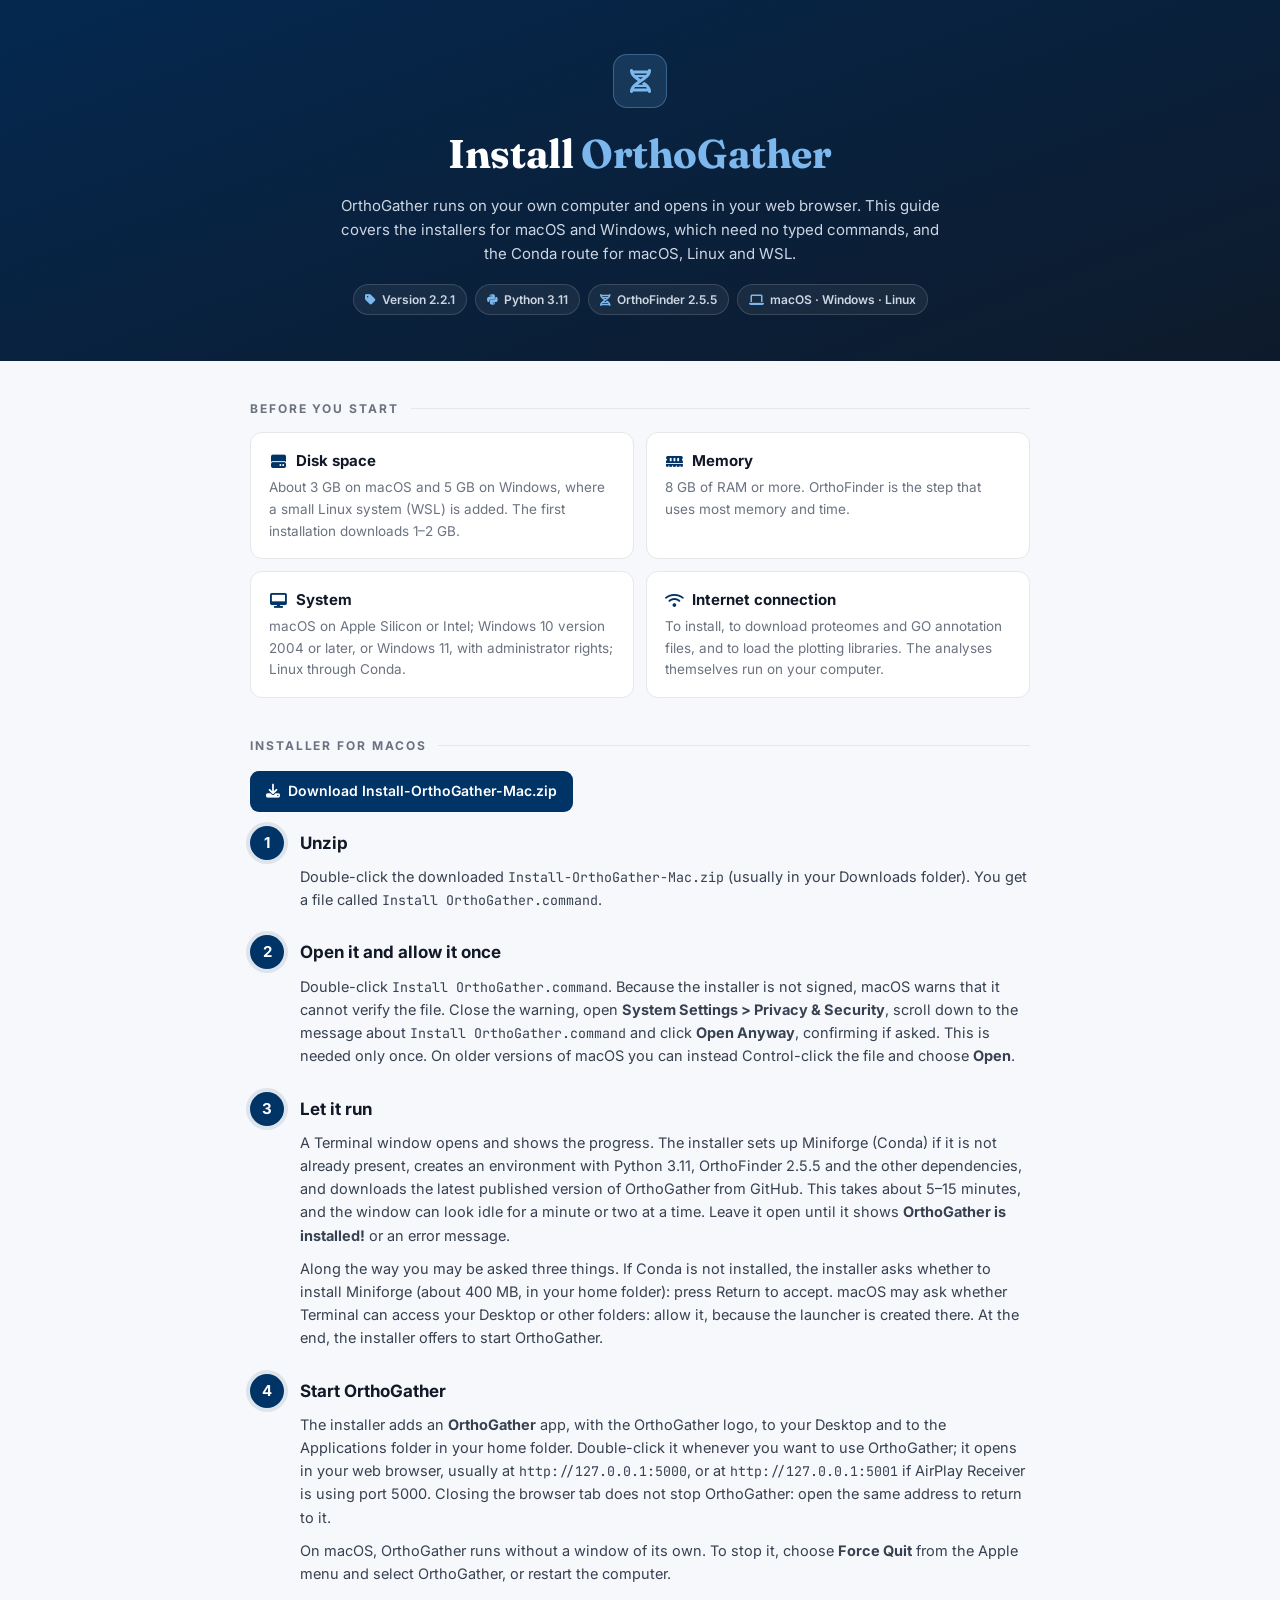
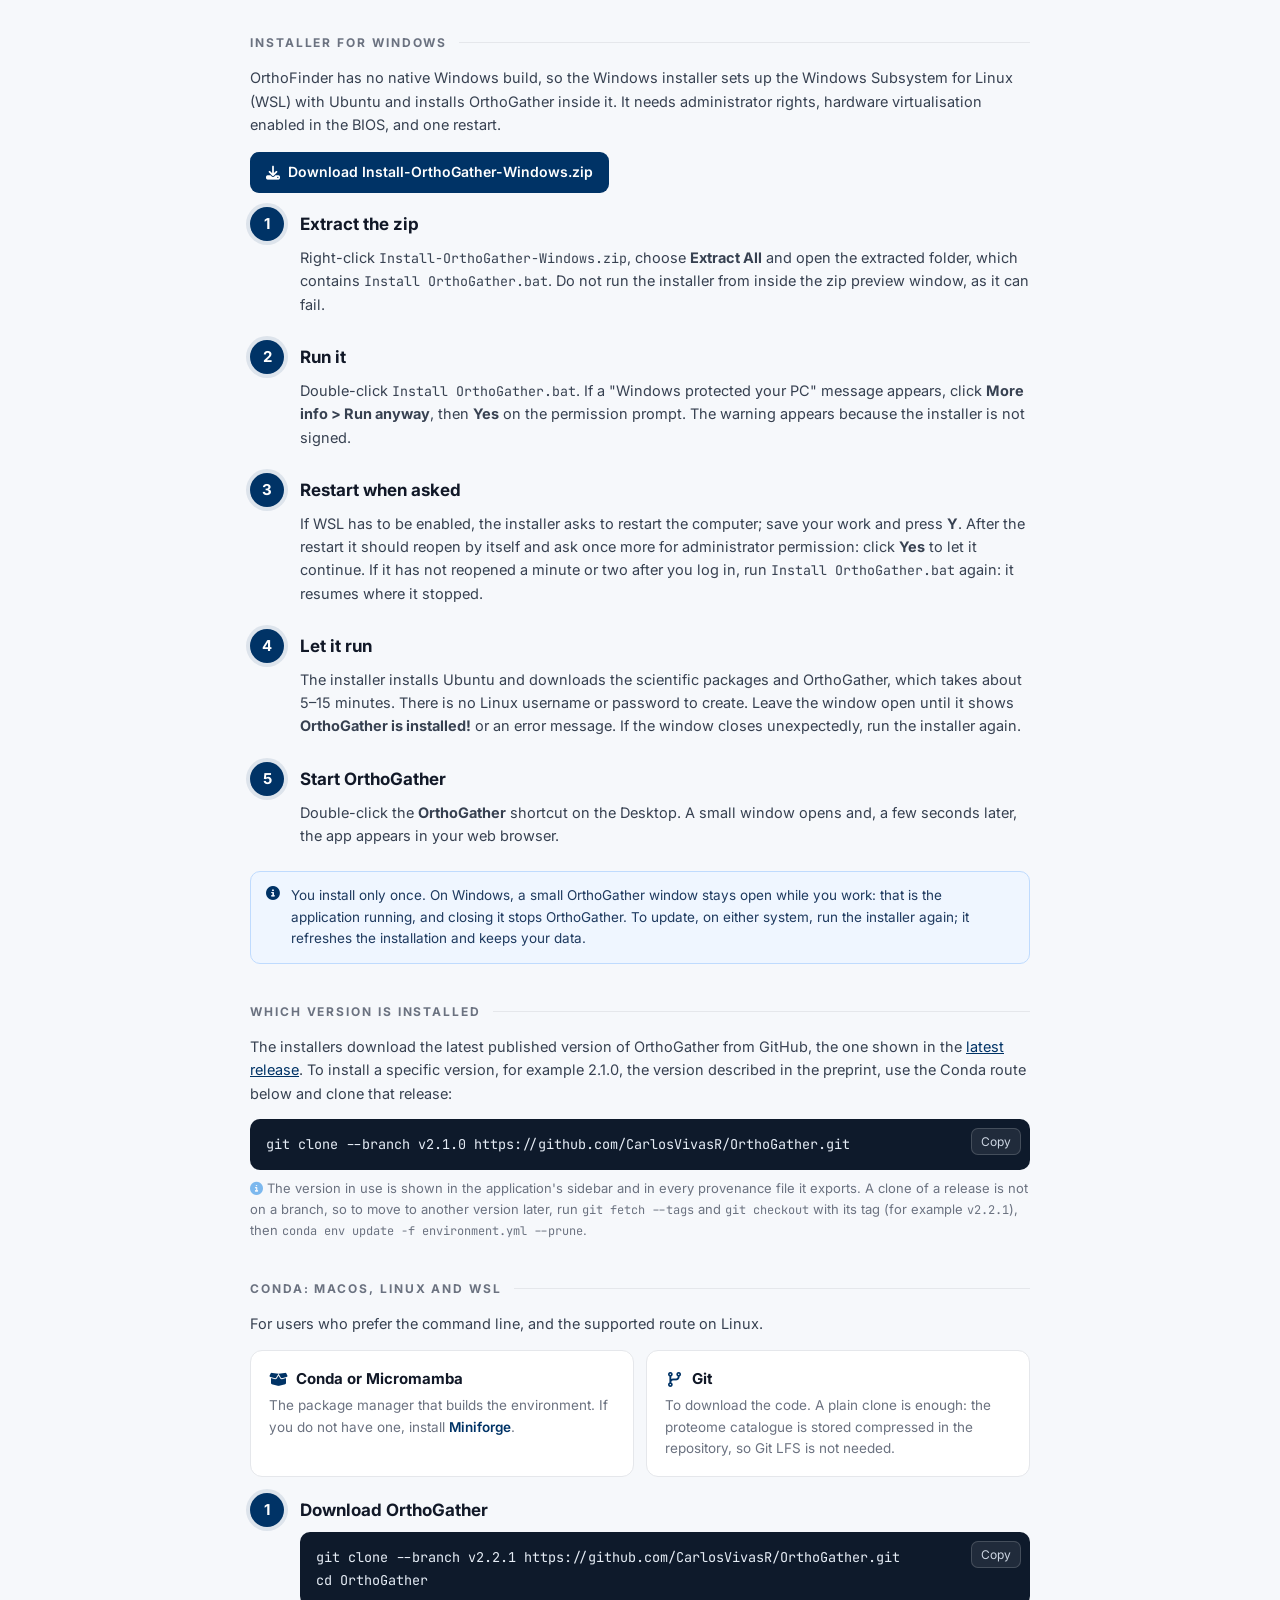
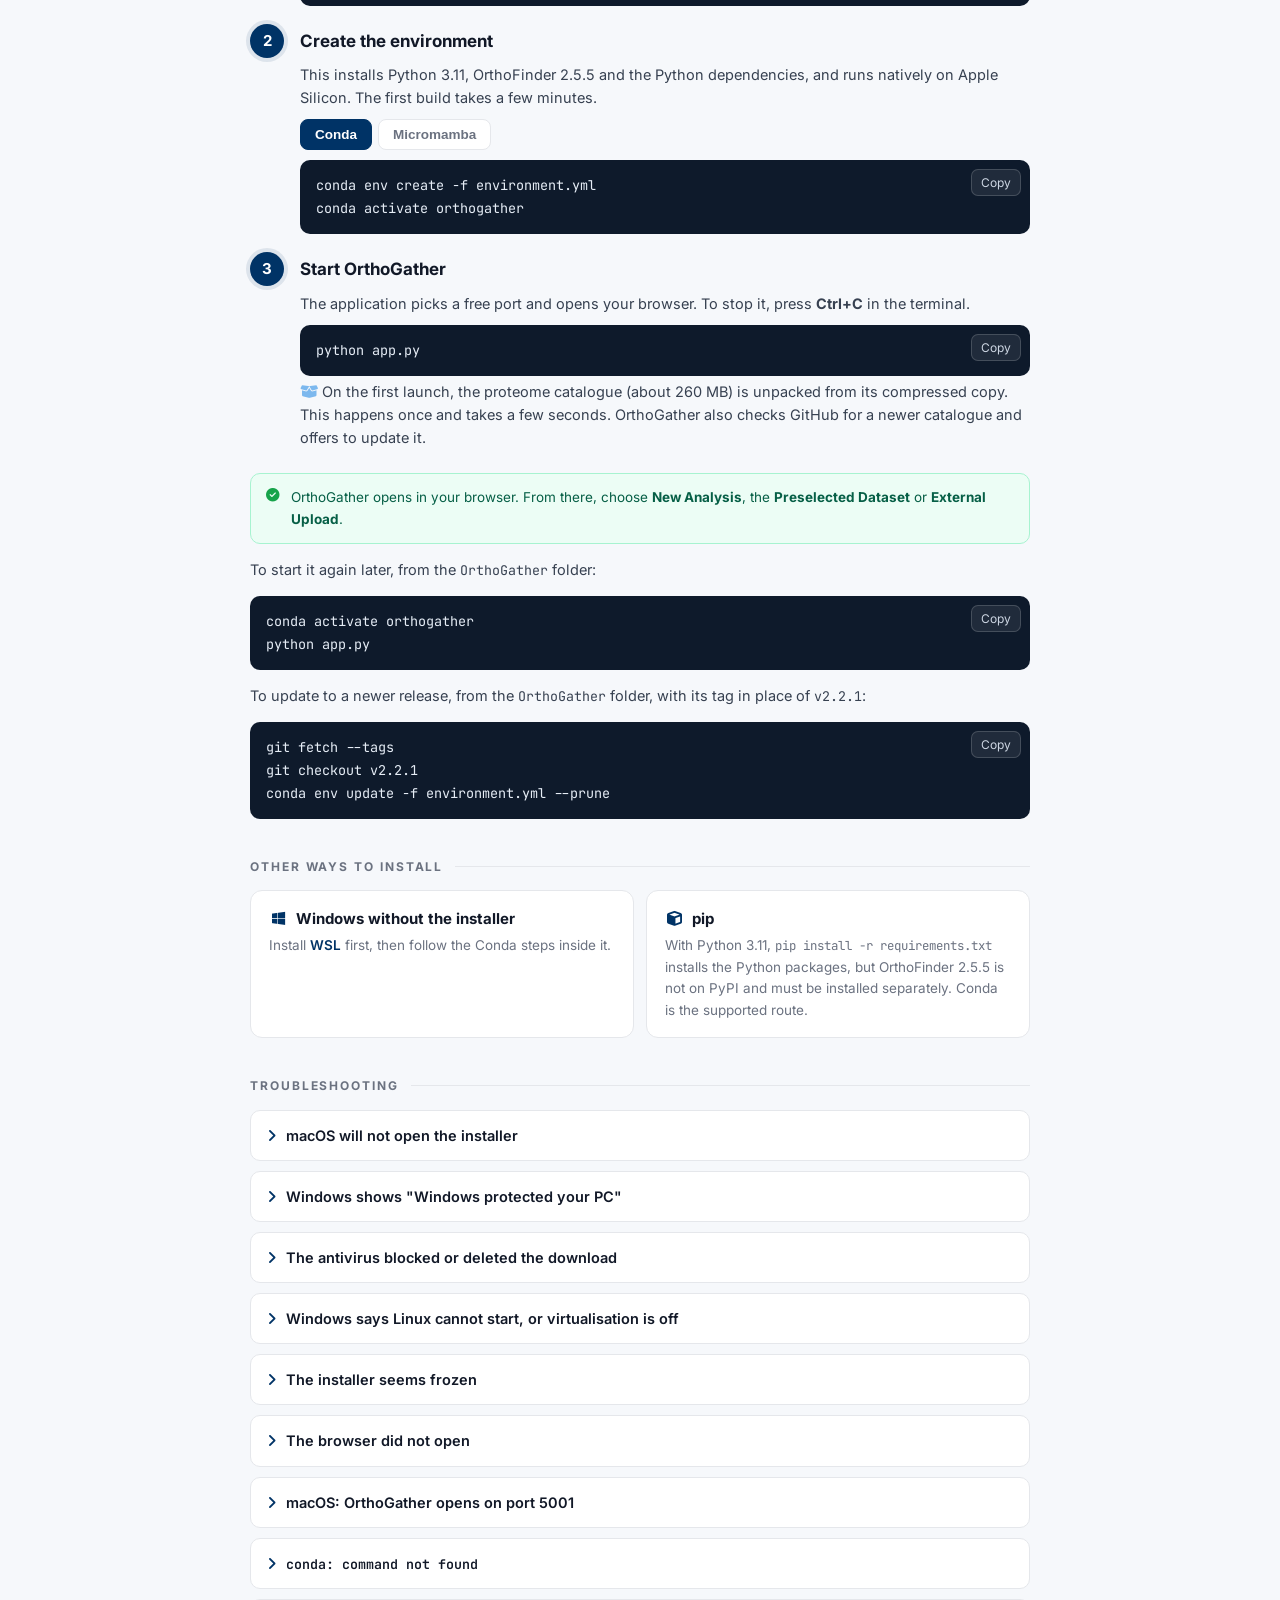
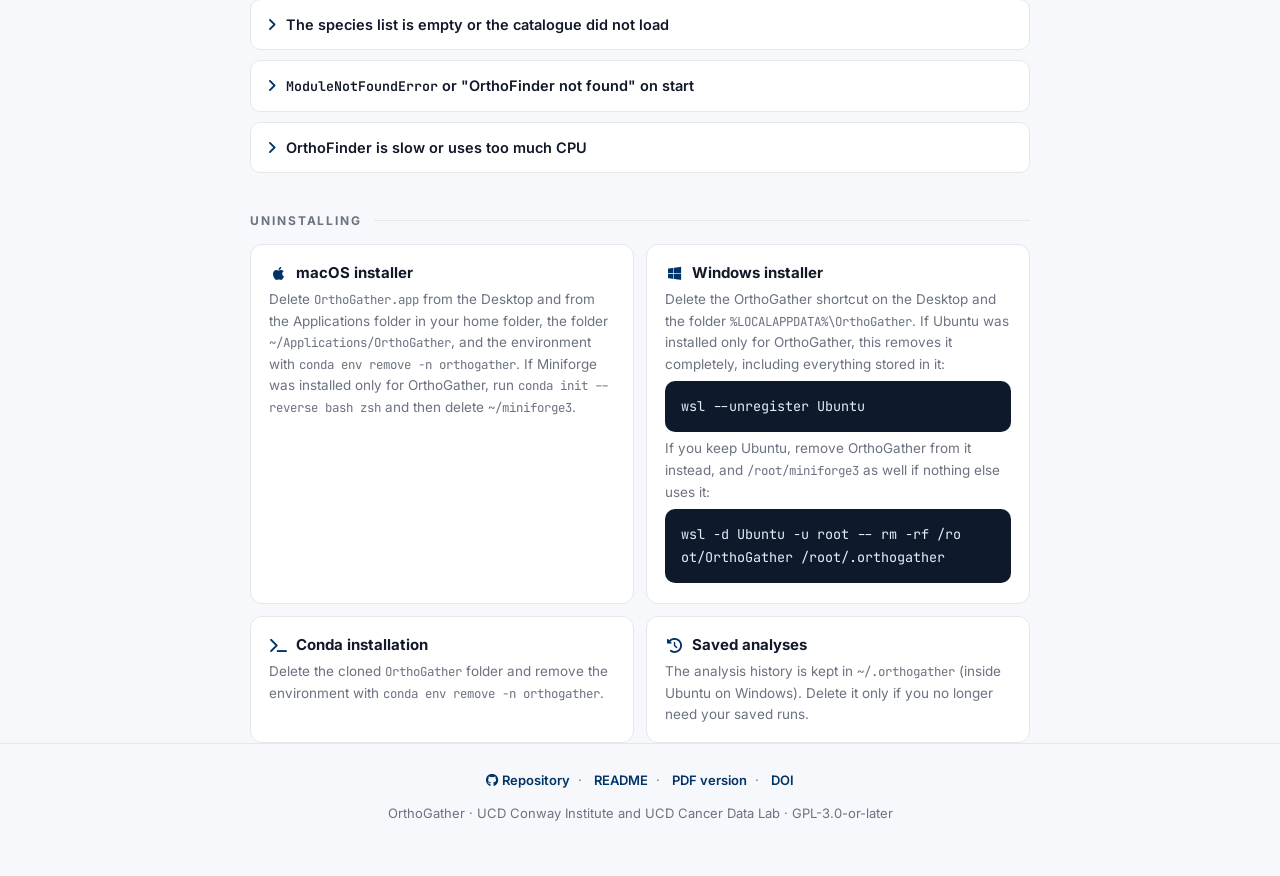
<file: docs/index.html>
<!doctype html>
<html lang="en">
<head>
<meta charset="utf-8" />
<meta name="viewport" content="width=device-width, initial-scale=1" />
<title>OrthoGather documentation</title>
<meta http-equiv="refresh" content="0; url=INSTALL.html" />
<link rel="canonical" href="INSTALL.html" />
<style>
  body{font-family:system-ui,sans-serif;max-width:640px;margin:60px auto;padding:0 20px;color:#111827;line-height:1.6}
  a{color:#003366;font-weight:600}
</style>
</head>
<body>
<h1>OrthoGather documentation</h1>
<ul>
  <li><a href="INSTALL.html">Installation guide</a> (<a href="Installation_guide.pdf">PDF</a>)</li>
  <li><a href="ADVANCED.html">Advanced notes</a></li>
  <li><a href="https://github.com/CarlosVivasR/OrthoGather">Repository and README</a></li>
</ul>
</body>
</html>
</file>
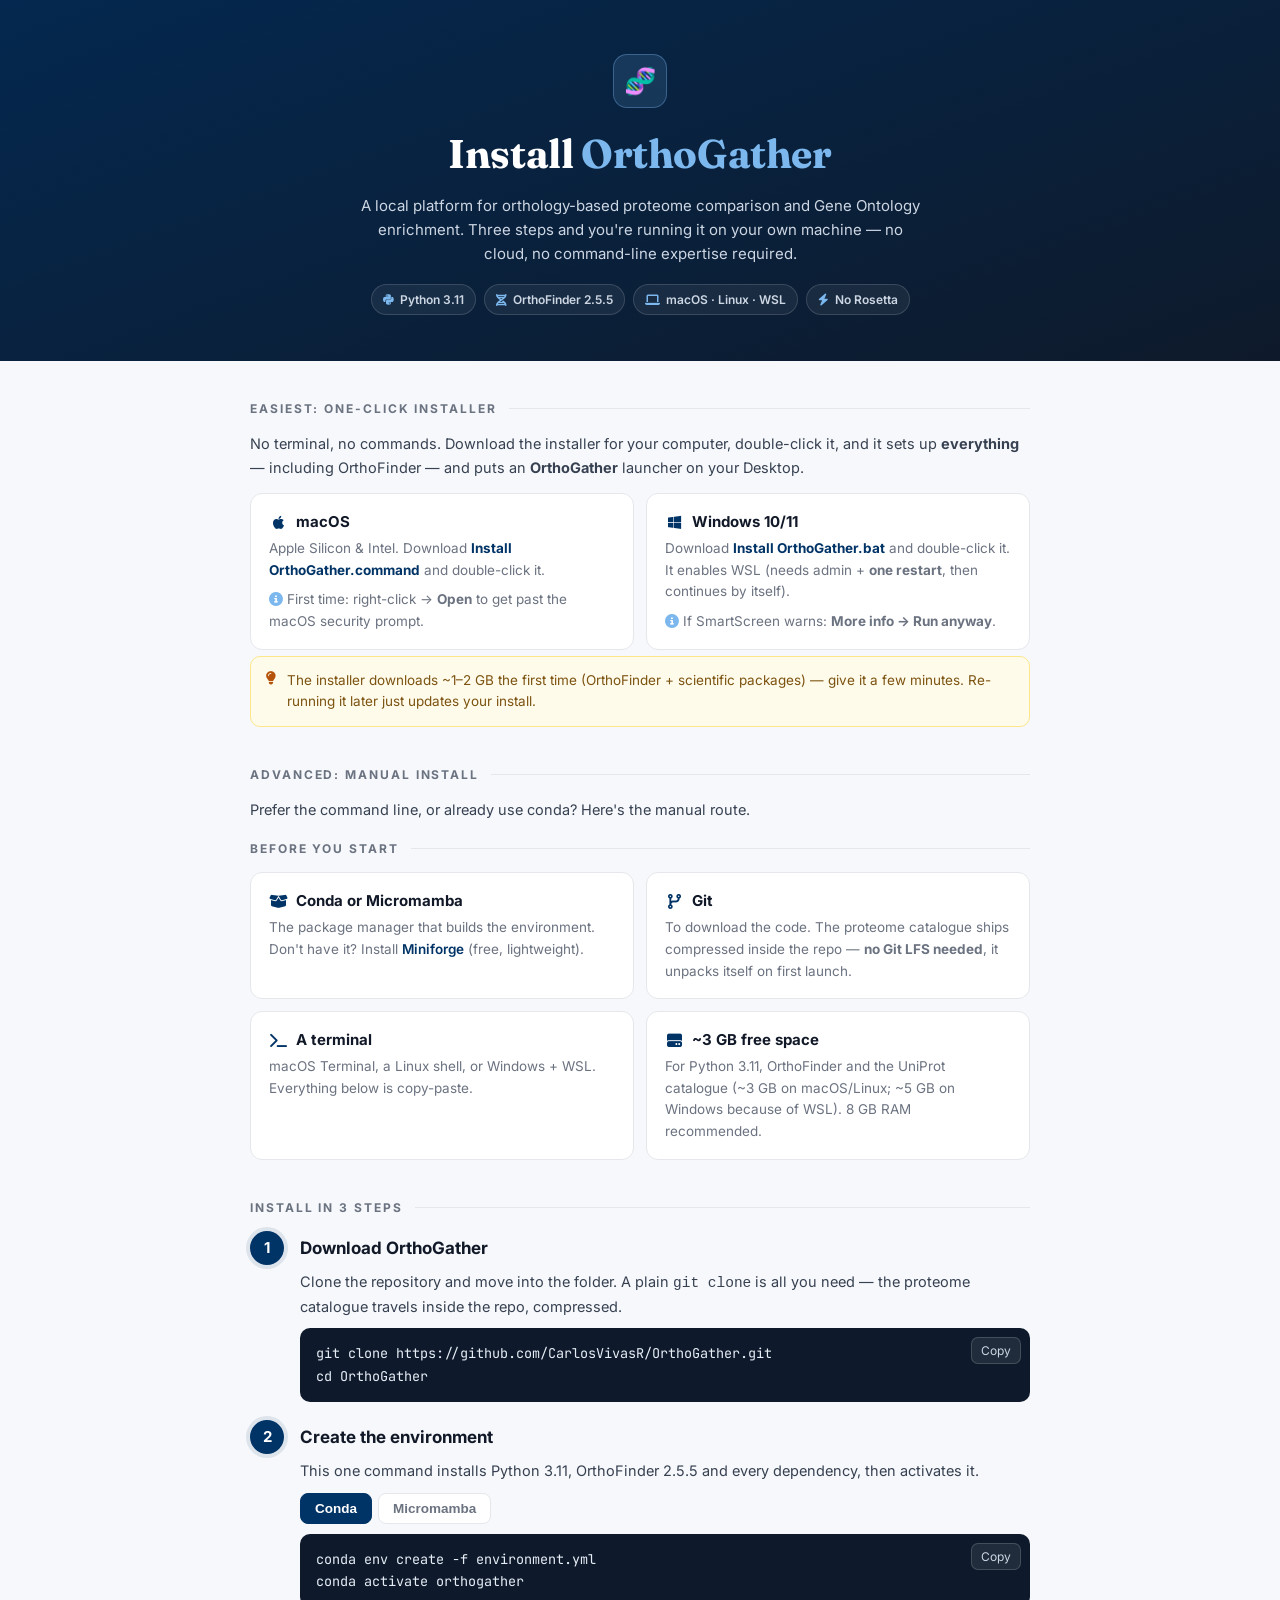
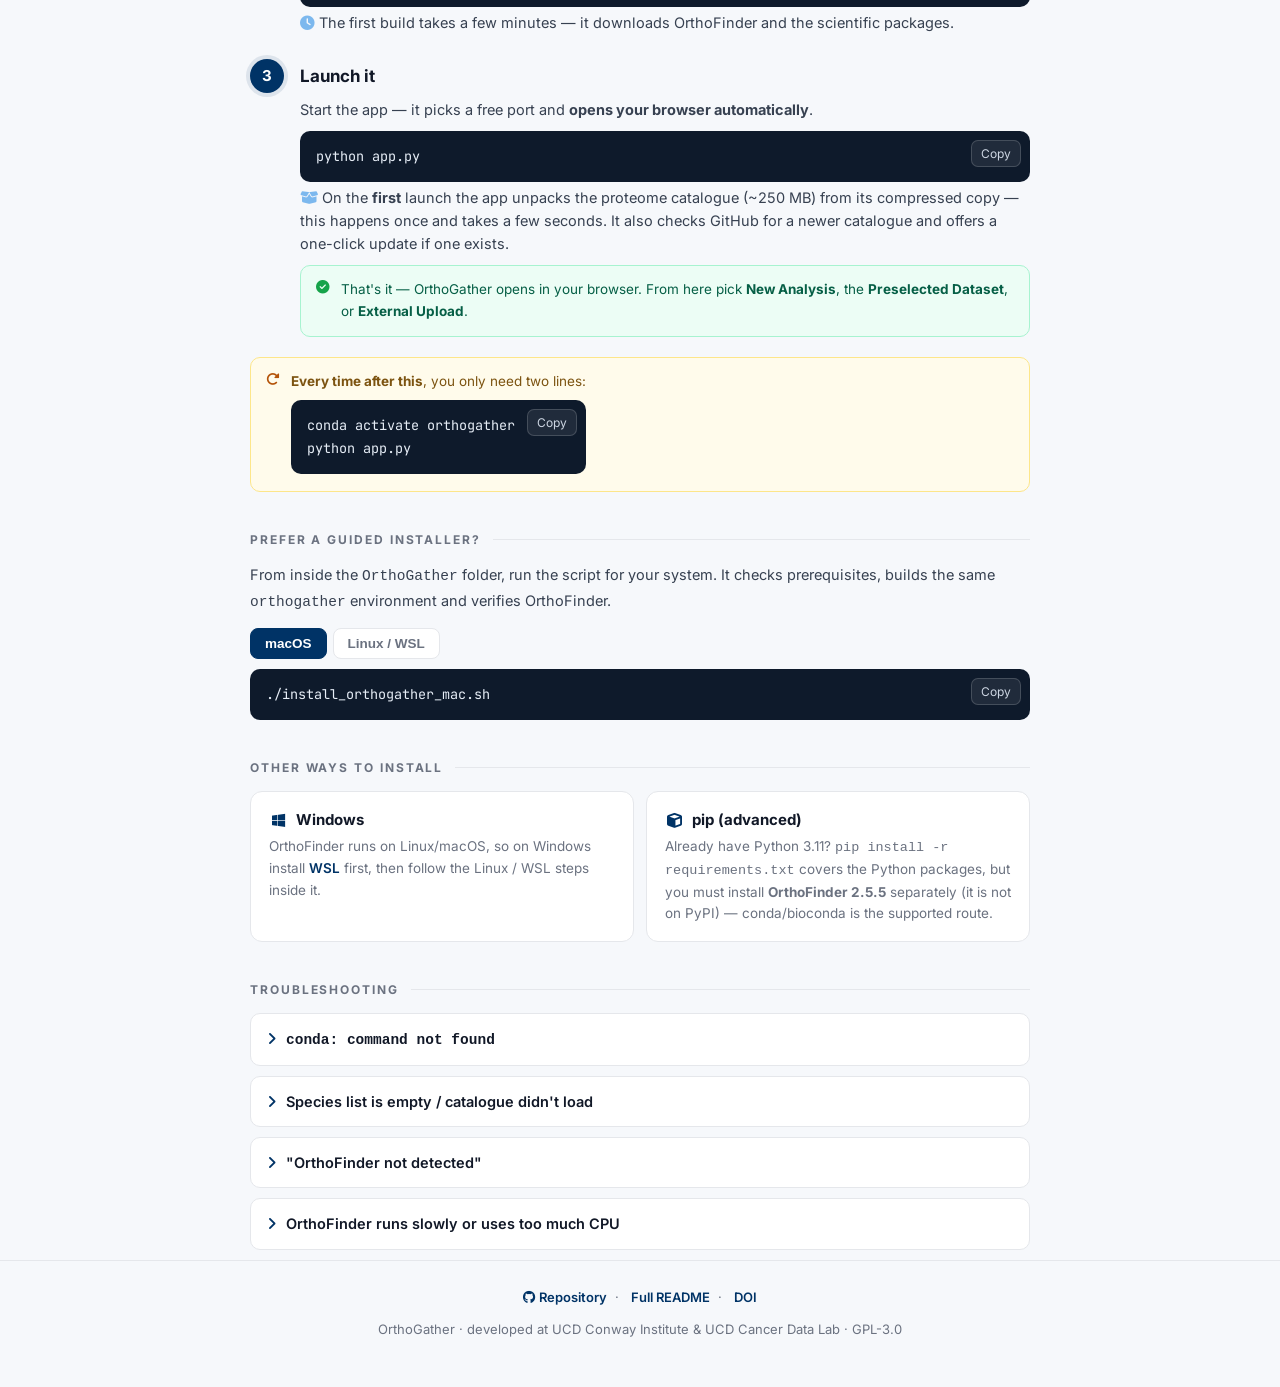
<file: INSTALL.html>
<!doctype html>
<html lang="en">
<head>
<meta charset="utf-8" />
<meta name="viewport" content="width=device-width, initial-scale=1" />
<title>Install OrthoGather</title>
<link rel="preconnect" href="https://fonts.googleapis.com" />
<link rel="preconnect" href="https://fonts.gstatic.com" crossorigin />
<link rel="stylesheet" href="https://fonts.googleapis.com/css2?family=Inter:wght@400;500;600;700;800&family=Fraunces:opsz,wght@9..144,600;9..144,700&family=JetBrains+Mono:wght@400;500&display=swap" />
<link rel="stylesheet" href="https://cdnjs.cloudflare.com/ajax/libs/font-awesome/6.5.1/css/all.min.css" />
<style>
  :root{
    --navy:#003366; --navy-2:#0e1a2b; --accent:#7cb8ee;
    --bg:#f6f8fb; --surface:#ffffff; --border:#e5e7eb;
    --text:#111827; --muted:#6b7280; --code-bg:#0e1a2b; --code-fg:#e6edf6;
    --ok:#16a34a; --warn:#b45309; --warn-bg:#fffbeb; --warn-bd:#fde68a;
  }
  *,*::before,*::after{box-sizing:border-box}
  html,body{margin:0;padding:0}
  body{font-family:'Inter',system-ui,sans-serif;background:var(--bg);color:var(--text);line-height:1.6;-webkit-font-smoothing:antialiased}
  a{color:var(--navy)}
  .wrap{max-width:820px;margin:0 auto;padding:0 20px}

  /* Hero */
  header.hero{background:linear-gradient(160deg,#04284f 0%,var(--navy-2) 100%);color:#fff;padding:54px 0 46px;text-align:center}
  .mark{width:54px;height:54px;margin:0 auto 14px;display:flex;align-items:center;justify-content:center;border-radius:14px;background:rgba(124,184,238,.14);border:1px solid rgba(124,184,238,.35);font-size:26px}
  .hero h1{font-family:'Fraunces',Georgia,serif;font-weight:700;font-size:clamp(28px,4vw,40px);margin:0 0 8px;letter-spacing:-.01em}
  .hero h1 .accent{color:var(--accent)}
  .hero p{color:#cdd6e3;max-width:560px;margin:0 auto;font-size:15px}
  .badges{margin-top:18px;display:flex;gap:8px;justify-content:center;flex-wrap:wrap}
  .badge{font-size:12px;font-weight:600;color:#cdd6e3;background:rgba(255,255,255,.06);border:1px solid rgba(255,255,255,.14);padding:5px 11px;border-radius:999px}
  .badge i{color:var(--accent);margin-right:6px}

  /* Sections */
  main{padding:40px 0 60px}
  .section-title{font-size:12px;font-weight:700;letter-spacing:.16em;text-transform:uppercase;color:var(--muted);margin:38px 0 14px;display:flex;align-items:center;gap:12px}
  .section-title::after{content:"";flex:1;height:1px;background:var(--border)}

  /* Prereq cards */
  .prereqs{display:grid;grid-template-columns:1fr 1fr;gap:12px}
  @media(max-width:620px){.prereqs{grid-template-columns:1fr}}
  .card{background:var(--surface);border:1px solid var(--border);border-radius:12px;padding:16px 18px}
  .card h3{margin:0 0 4px;font-size:15px;display:flex;align-items:center;gap:9px}
  .card h3 i{color:var(--navy);width:18px;text-align:center}
  .card p{margin:0;font-size:13.5px;color:var(--muted)}
  .card a{font-weight:600;text-decoration:none}
  .card a:hover{text-decoration:underline}

  /* Steps */
  .step{display:flex;gap:16px;margin:0 0 14px}
  .step-num{flex:0 0 34px;height:34px;border-radius:50%;background:var(--navy);color:#fff;display:flex;align-items:center;justify-content:center;font-weight:700;font-size:15px;box-shadow:0 0 0 4px rgba(0,51,102,.10)}
  .step-body{flex:1;min-width:0}
  .step-body h3{margin:4px 0 8px;font-size:17px}
  .step-body p{margin:0 0 10px;font-size:14.5px;color:#374151}
  .note{font-size:13px;color:var(--muted);margin:8px 0 0}
  .note i{color:var(--accent)}

  /* Code block + copy */
  .code{position:relative;background:var(--code-bg);border-radius:10px;margin:0 0 4px;overflow:hidden}
  .code pre{margin:0;padding:14px 50px 14px 16px;overflow-x:auto;color:var(--code-fg);font-family:'JetBrains Mono',ui-monospace,monospace;font-size:13.5px;line-height:1.7}
  .code .cmt{color:#7e8aa0}
  .copy{position:absolute;top:9px;right:9px;background:rgba(255,255,255,.08);border:1px solid rgba(255,255,255,.16);color:#cdd6e3;border-radius:7px;padding:5px 9px;font-size:12px;cursor:pointer;font-family:'Inter',sans-serif;transition:background .12s}
  .copy:hover{background:rgba(124,184,238,.22);color:#fff}
  .copy.done{background:rgba(22,163,74,.28);border-color:rgba(22,163,74,.5);color:#dcfce7}

  /* OS tabs */
  .tabs{display:flex;gap:6px;margin:0 0 10px}
  .tab{border:1px solid var(--border);background:var(--surface);color:var(--muted);padding:7px 14px;border-radius:8px;font-size:13.5px;font-weight:600;cursor:pointer}
  .tab.active{background:var(--navy);color:#fff;border-color:var(--navy)}
  .tabpane{display:none}
  .tabpane.active{display:block}

  /* Callouts */
  .callout{display:flex;gap:11px;background:var(--warn-bg);border:1px solid var(--warn-bd);border-radius:10px;padding:13px 15px;font-size:13.5px;color:#7c5310;margin:6px 0}
  .callout i{color:var(--warn);margin-top:2px}
  .success{background:#ecfdf5;border-color:#a7f3d0;color:#065f46}
  .success i{color:var(--ok)}

  /* Troubleshooting */
  details{background:var(--surface);border:1px solid var(--border);border-radius:10px;padding:0 16px;margin:0 0 10px}
  summary{cursor:pointer;font-weight:600;padding:13px 0;list-style:none;font-size:14.5px}
  summary::-webkit-details-marker{display:none}
  summary::before{content:"\f105";font-family:"Font Awesome 6 Free";font-weight:900;color:var(--navy);margin-right:10px;display:inline-block;transition:transform .15s}
  details[open] summary::before{transform:rotate(90deg)}
  details .det-body{padding:0 0 14px;font-size:13.5px;color:#374151}

  footer{border-top:1px solid var(--border);padding:26px 0 40px;text-align:center;color:var(--muted);font-size:13px}
  footer a{font-weight:600;text-decoration:none;margin:0 8px}
  footer a:hover{text-decoration:underline}
</style>
</head>
<body>

<header class="hero">
  <div class="wrap">
    <div class="mark">🧬</div>
    <h1>Install <span class="accent">OrthoGather</span></h1>
    <p>A local platform for orthology-based proteome comparison and Gene Ontology enrichment. Three steps and you're running it on your own machine — no cloud, no command-line expertise required.</p>
    <div class="badges">
      <span class="badge"><i class="fa-brands fa-python"></i>Python 3.11</span>
      <span class="badge"><i class="fa-solid fa-dna"></i>OrthoFinder 2.5.5</span>
      <span class="badge"><i class="fa-solid fa-laptop"></i>macOS · Linux · WSL</span>
      <span class="badge"><i class="fa-solid fa-bolt"></i>No Rosetta</span>
    </div>
  </div>
</header>

<main class="wrap">

  <!-- ONE-CLICK INSTALL -->
  <div class="section-title">Easiest: one-click installer</div>
  <p style="font-size:14.5px;color:#374151;margin-top:0">No terminal, no commands. Download the installer for your computer, double-click it, and it sets up <strong>everything</strong> — including OrthoFinder — and puts an <strong>OrthoGather</strong> launcher on your Desktop.</p>
  <div class="prereqs">
    <div class="card">
      <h3><i class="fa-brands fa-apple"></i> macOS</h3>
      <p>Apple Silicon &amp; Intel. Download <a href="https://github.com/CarlosVivasR/OrthoGather/releases" target="_blank" rel="noopener"><strong>Install OrthoGather.command</strong></a> and double-click it.</p>
      <p class="note" style="margin-top:8px"><i class="fa-solid fa-circle-info"></i> First time: right-click → <strong>Open</strong> to get past the macOS security prompt.</p>
    </div>
    <div class="card">
      <h3><i class="fa-brands fa-windows"></i> Windows 10/11</h3>
      <p>Download <a href="https://github.com/CarlosVivasR/OrthoGather/releases" target="_blank" rel="noopener"><strong>Install OrthoGather.bat</strong></a> and double-click it. It enables WSL (needs admin + <strong>one restart</strong>, then continues by itself).</p>
      <p class="note" style="margin-top:8px"><i class="fa-solid fa-circle-info"></i> If SmartScreen warns: <strong>More info → Run anyway</strong>.</p>
    </div>
  </div>
  <div class="callout"><i class="fa-solid fa-lightbulb"></i><div>The installer downloads ~1–2 GB the first time (OrthoFinder + scientific packages) — give it a few minutes. Re-running it later just updates your install.</div></div>

  <!-- PREREQS -->
  <div class="section-title">Advanced: manual install</div>
  <p style="font-size:14.5px;color:#374151;margin-top:0">Prefer the command line, or already use conda? Here's the manual route.</p>
  <div class="section-title" style="margin-top:18px">Before you start</div>
  <div class="prereqs">
    <div class="card">
      <h3><i class="fa-solid fa-box-open"></i> Conda or Micromamba</h3>
      <p>The package manager that builds the environment. Don't have it? Install <a href="https://github.com/conda-forge/miniforge" target="_blank" rel="noopener">Miniforge</a> (free, lightweight).</p>
    </div>
    <div class="card">
      <h3><i class="fa-solid fa-code-branch"></i> Git</h3>
      <p>To download the code. The proteome catalogue ships compressed inside the repo — <strong>no Git LFS needed</strong>, it unpacks itself on first launch.</p>
    </div>
    <div class="card">
      <h3><i class="fa-solid fa-terminal"></i> A terminal</h3>
      <p>macOS Terminal, a Linux shell, or Windows + WSL. Everything below is copy-paste.</p>
    </div>
    <div class="card">
      <h3><i class="fa-solid fa-hard-drive"></i> ~3 GB free space</h3>
      <p>For Python 3.11, OrthoFinder and the UniProt catalogue (~3 GB on macOS/Linux; ~5 GB on Windows because of WSL). 8 GB RAM recommended.</p>
    </div>
  </div>

  <!-- STEPS -->
  <div class="section-title">Install in 3 steps</div>

  <div class="step">
    <div class="step-num">1</div>
    <div class="step-body">
      <h3>Download OrthoGather</h3>
      <p>Clone the repository and move into the folder. A plain <code>git clone</code> is all you need — the proteome catalogue travels inside the repo, compressed.</p>
      <div class="code"><button class="copy">Copy</button><pre>git clone https://github.com/CarlosVivasR/OrthoGather.git
cd OrthoGather</pre></div>
    </div>
  </div>

  <div class="step">
    <div class="step-num">2</div>
    <div class="step-body">
      <h3>Create the environment</h3>
      <p>This one command installs Python 3.11, OrthoFinder 2.5.5 and every dependency, then activates it.</p>
      <div class="tabs">
        <button class="tab active" data-tab="conda">Conda</button>
        <button class="tab" data-tab="mamba">Micromamba</button>
      </div>
      <div class="tabpane active" data-pane="conda">
        <div class="code"><button class="copy">Copy</button><pre>conda env create -f environment.yml
conda activate orthogather</pre></div>
      </div>
      <div class="tabpane" data-pane="mamba">
        <div class="code"><button class="copy">Copy</button><pre>micromamba env create -f environment.yml
micromamba activate orthogather</pre></div>
      </div>
      <p class="note"><i class="fa-solid fa-clock"></i> The first build takes a few minutes — it downloads OrthoFinder and the scientific packages.</p>
    </div>
  </div>

  <div class="step">
    <div class="step-num">3</div>
    <div class="step-body">
      <h3>Launch it</h3>
      <p>Start the app — it picks a free port and <strong>opens your browser automatically</strong>.</p>
      <div class="code"><button class="copy">Copy</button><pre>python app.py</pre></div>
      <p class="note"><i class="fa-solid fa-box-open"></i> On the <strong>first</strong> launch the app unpacks the proteome catalogue (~250 MB) from its compressed copy — this happens once and takes a few seconds. It also checks GitHub for a newer catalogue and offers a one-click update if one exists.</p>
      <div class="callout success"><i class="fa-solid fa-circle-check"></i><div>That's it — OrthoGather opens in your browser. From here pick <strong>New Analysis</strong>, the <strong>Preselected Dataset</strong>, or <strong>External Upload</strong>.</div></div>
    </div>
  </div>

  <div class="callout"><i class="fa-solid fa-rotate-right"></i><div><strong>Every time after this</strong>, you only need two lines:
    <div class="code" style="margin-top:8px"><button class="copy">Copy</button><pre>conda activate orthogather
python app.py</pre></div>
  </div></div>

  <!-- GUIDED SCRIPTS -->
  <div class="section-title">Prefer a guided installer?</div>
  <p style="font-size:14.5px;color:#374151;margin-top:0">From inside the <code>OrthoGather</code> folder, run the script for your system. It checks prerequisites, builds the same <code>orthogather</code> environment and verifies OrthoFinder.</p>
  <div class="tabs">
    <button class="tab active" data-tab="mac">macOS</button>
    <button class="tab" data-tab="wsl">Linux / WSL</button>
  </div>
  <div class="tabpane active" data-pane="mac">
    <div class="code"><button class="copy">Copy</button><pre>./install_orthogather_mac.sh</pre></div>
  </div>
  <div class="tabpane" data-pane="wsl">
    <div class="code"><button class="copy">Copy</button><pre>./install_orthogather_wsl.sh</pre></div>
  </div>

  <!-- OTHER OPTIONS -->
  <div class="section-title">Other ways to install</div>
  <div class="prereqs">
    <div class="card">
      <h3><i class="fa-brands fa-windows"></i> Windows</h3>
      <p>OrthoFinder runs on Linux/macOS, so on Windows install <a href="https://learn.microsoft.com/windows/wsl/install" target="_blank" rel="noopener">WSL</a> first, then follow the Linux / WSL steps inside it.</p>
    </div>
    <div class="card">
      <h3><i class="fa-solid fa-cube"></i> pip (advanced)</h3>
      <p>Already have Python 3.11? <code>pip install -r requirements.txt</code> covers the Python packages, but you must install <strong>OrthoFinder 2.5.5</strong> separately (it is not on PyPI) — conda/bioconda is the supported route.</p>
    </div>
  </div>

  <!-- TROUBLESHOOTING -->
  <div class="section-title">Troubleshooting</div>

  <details>
    <summary><code>conda: command not found</code></summary>
    <div class="det-body">Conda isn't installed (or your terminal hasn't loaded it). Install <a href="https://github.com/conda-forge/miniforge" target="_blank" rel="noopener">Miniforge</a>, then close and reopen your terminal and try again.</div>
  </details>

  <details>
    <summary>Species list is empty / catalogue didn't load</summary>
    <div class="det-body">The catalogue unpacks itself from the compressed copy on first launch, so this is rare. If it happens, delete the half-written raw file and restart — the app re-unpacks it from <code>proteomes_list.json.gz</code>:
      <div class="code"><button class="copy">Copy</button><pre>rm -f static/Proteomes_json/proteomes_list.json
python app.py</pre></div>
      Still stuck? Open the catalogue menu on the species page and click <strong>Check for updates</strong> to download a fresh copy from GitHub.</div>
  </details>

  <details>
    <summary>"OrthoFinder not detected"</summary>
    <div class="det-body">Make sure the environment is active — your prompt should show <code>(orthogather)</code>. If not, run <code>conda activate orthogather</code> and launch again.</div>
  </details>

  <details>
    <summary>OrthoFinder runs slowly or uses too much CPU</summary>
    <div class="det-body">OrthoGather auto-detects your cores. To leave headroom for other work, set the thread counts before launching:
      <div class="code"><button class="copy">Copy</button><pre>ORTHOGATHER_OF_THREADS=6 ORTHOGATHER_OF_ANALYSIS_THREADS=1 python app.py</pre></div>
    </div>
  </details>

</main>

<footer>
  <div class="wrap">
    <a href="https://github.com/CarlosVivasR/OrthoGather" target="_blank" rel="noopener"><i class="fa-brands fa-github"></i> Repository</a>·
    <a href="https://github.com/CarlosVivasR/OrthoGather#readme" target="_blank" rel="noopener">Full README</a>·
    <a href="https://doi.org/10.5281/zenodo.18510911" target="_blank" rel="noopener">DOI</a>
    <p style="margin-top:12px">OrthoGather · developed at UCD Conway Institute &amp; UCD Cancer Data Lab · GPL-3.0</p>
  </div>
</footer>

<script>
  // Copy buttons
  document.querySelectorAll('.copy').forEach(btn=>{
    btn.addEventListener('click',()=>{
      const pre=btn.parentElement.querySelector('pre');
      const text=pre.innerText;
      navigator.clipboard.writeText(text).then(()=>{
        const old=btn.textContent;btn.textContent='Copied!';btn.classList.add('done');
        setTimeout(()=>{btn.textContent=old;btn.classList.remove('done');},1400);
      });
    });
  });
  // OS / tool tabs (scoped to the tab group's following panes)
  document.querySelectorAll('.tabs').forEach(group=>{
    const tabs=group.querySelectorAll('.tab');
    // panes are the .tabpane siblings that follow this group until the next .tabs
    let panes=[];let el=group.nextElementSibling;
    while(el && !el.classList.contains('tabs') && !el.classList.contains('section-title')){
      if(el.classList.contains('tabpane'))panes.push(el);
      el=el.nextElementSibling;
    }
    tabs.forEach(tab=>{
      tab.addEventListener('click',()=>{
        tabs.forEach(t=>t.classList.remove('active'));
        tab.classList.add('active');
        const key=tab.dataset.tab;
        panes.forEach(p=>p.classList.toggle('active',p.dataset.pane===key));
      });
    });
  });
</script>
</body>
</html>
</file>
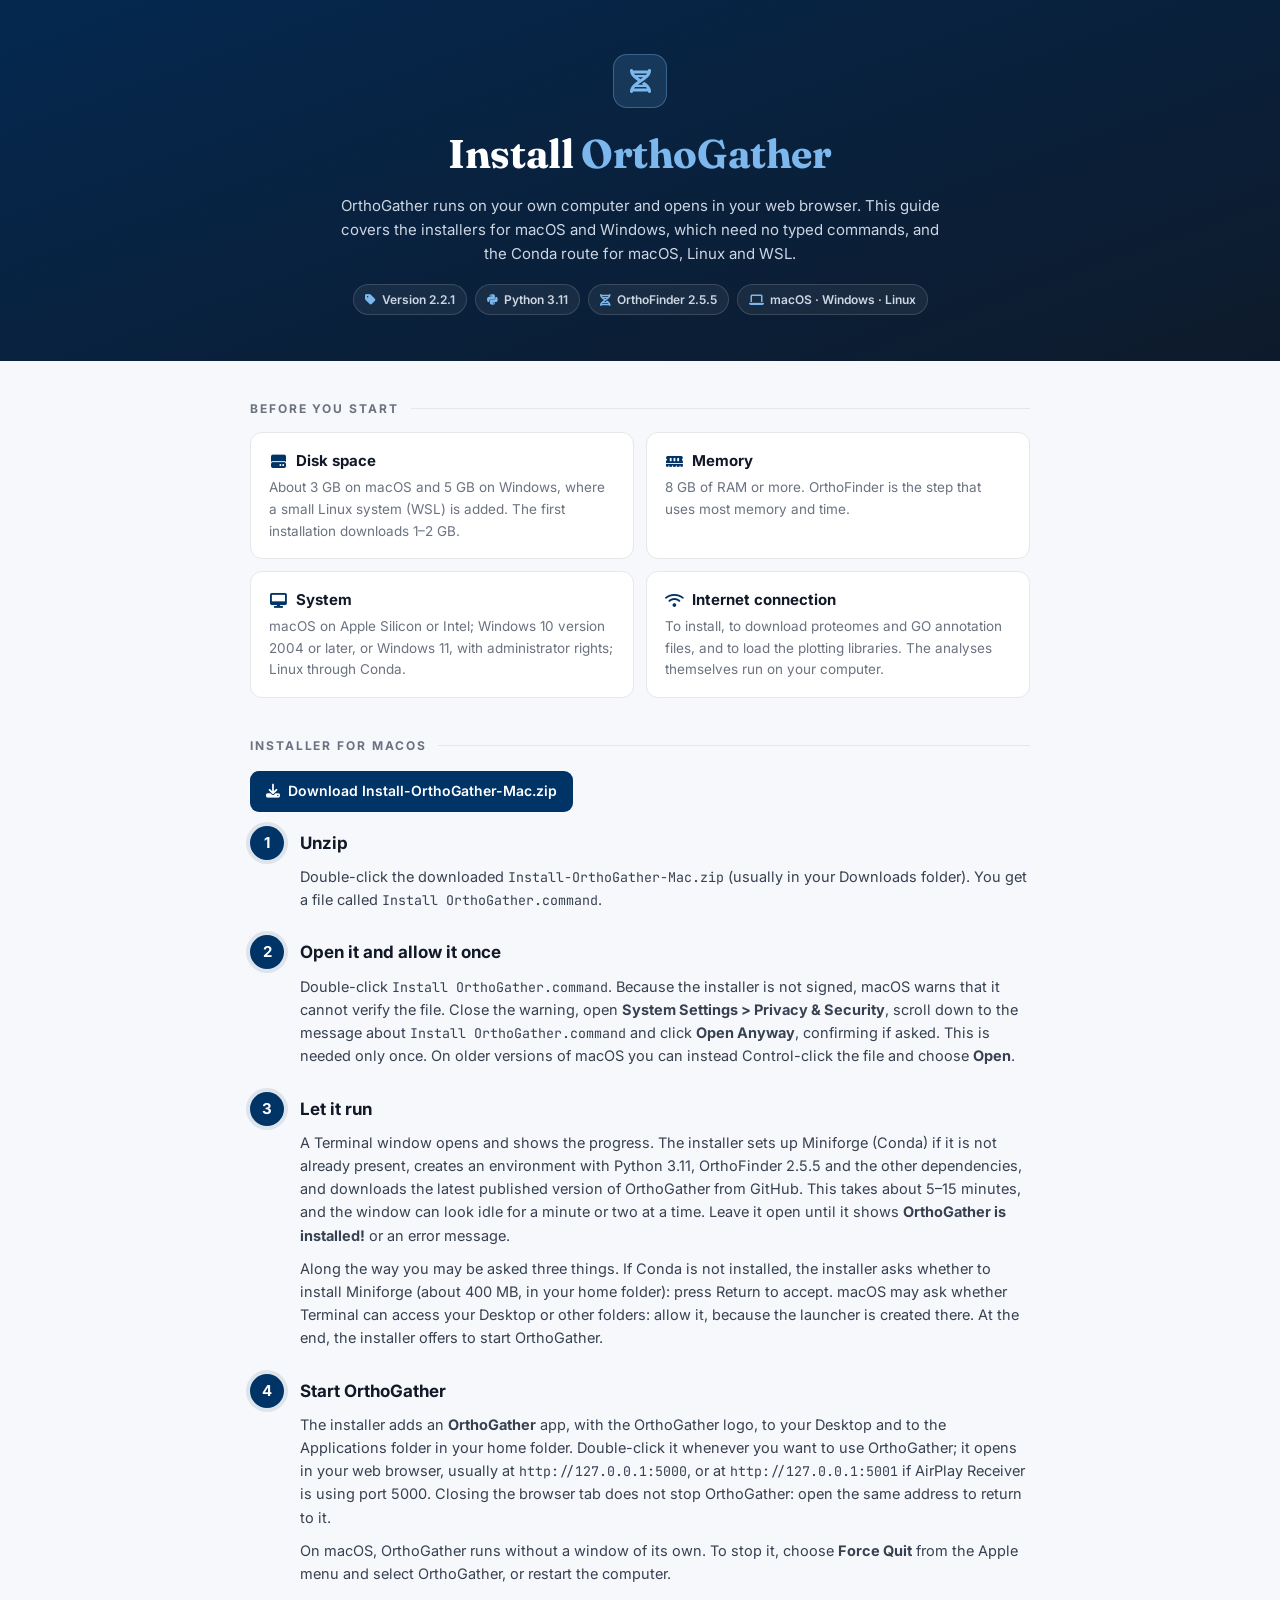
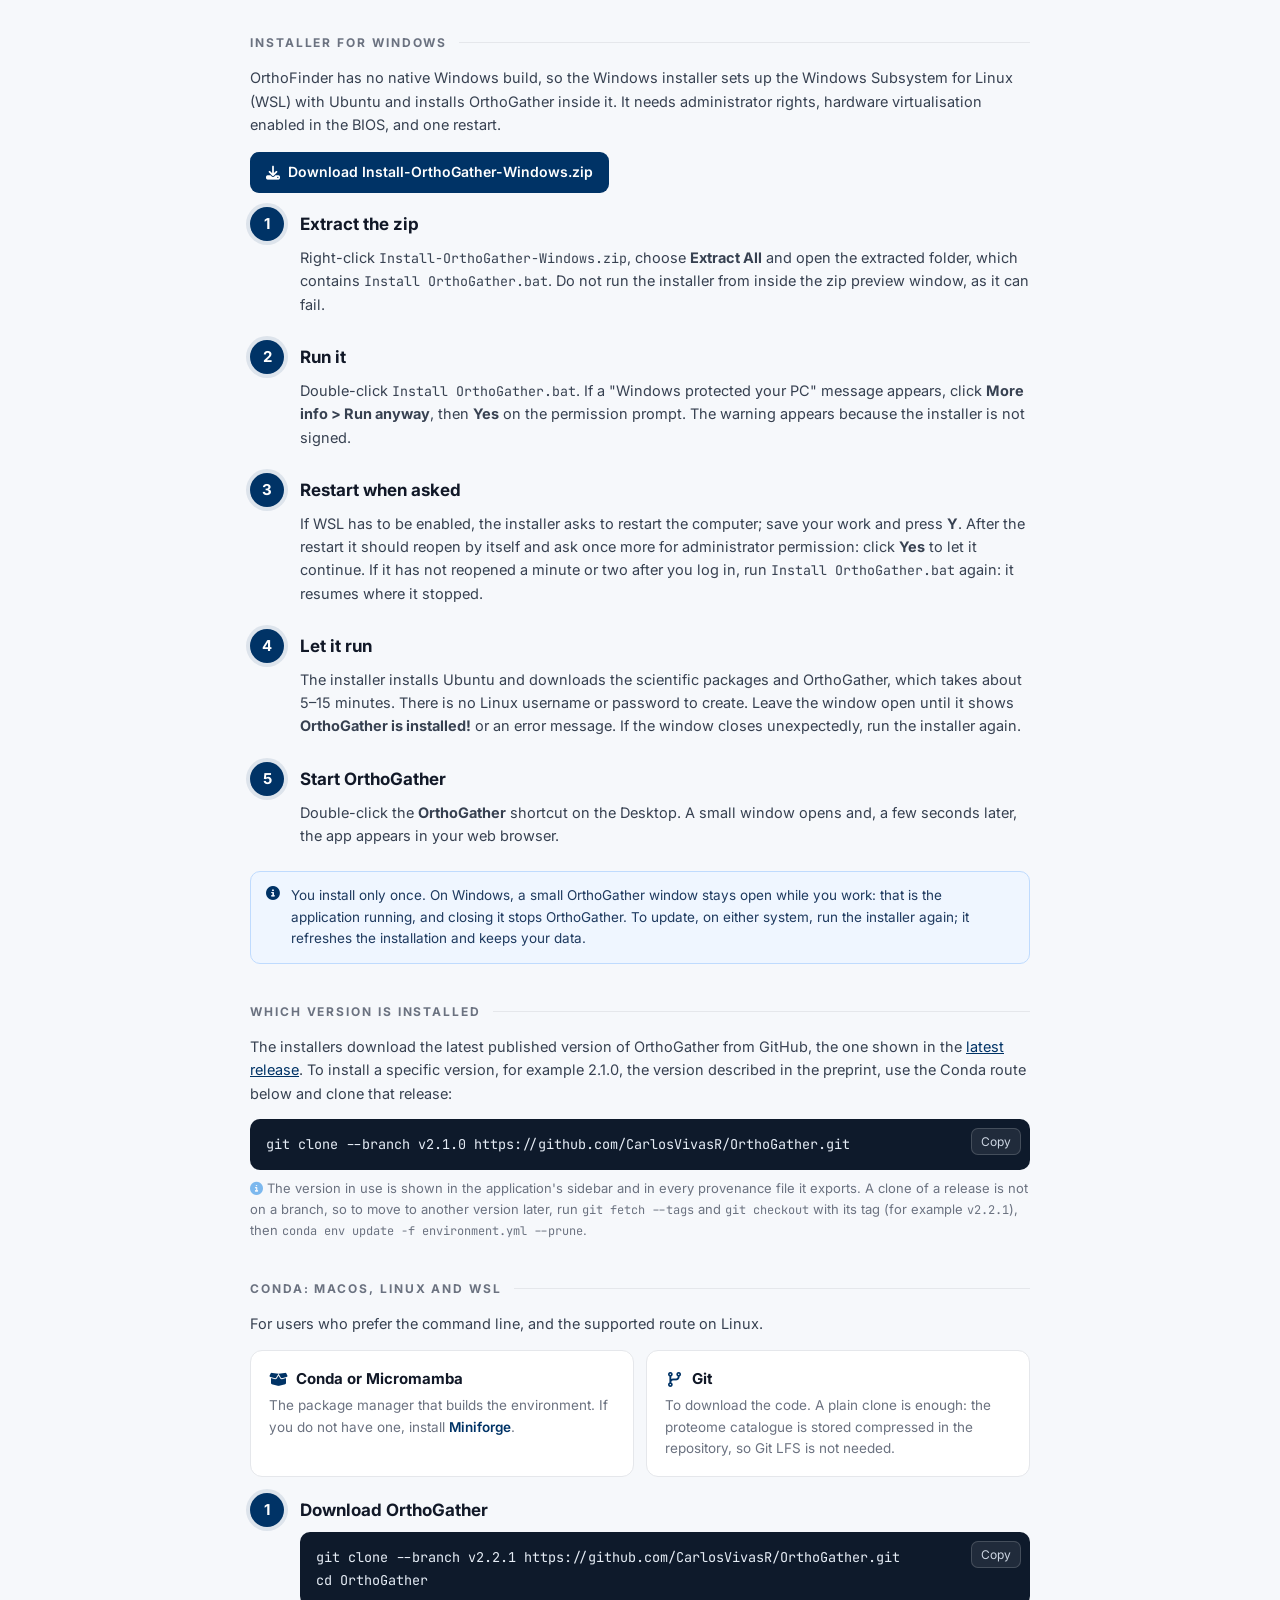
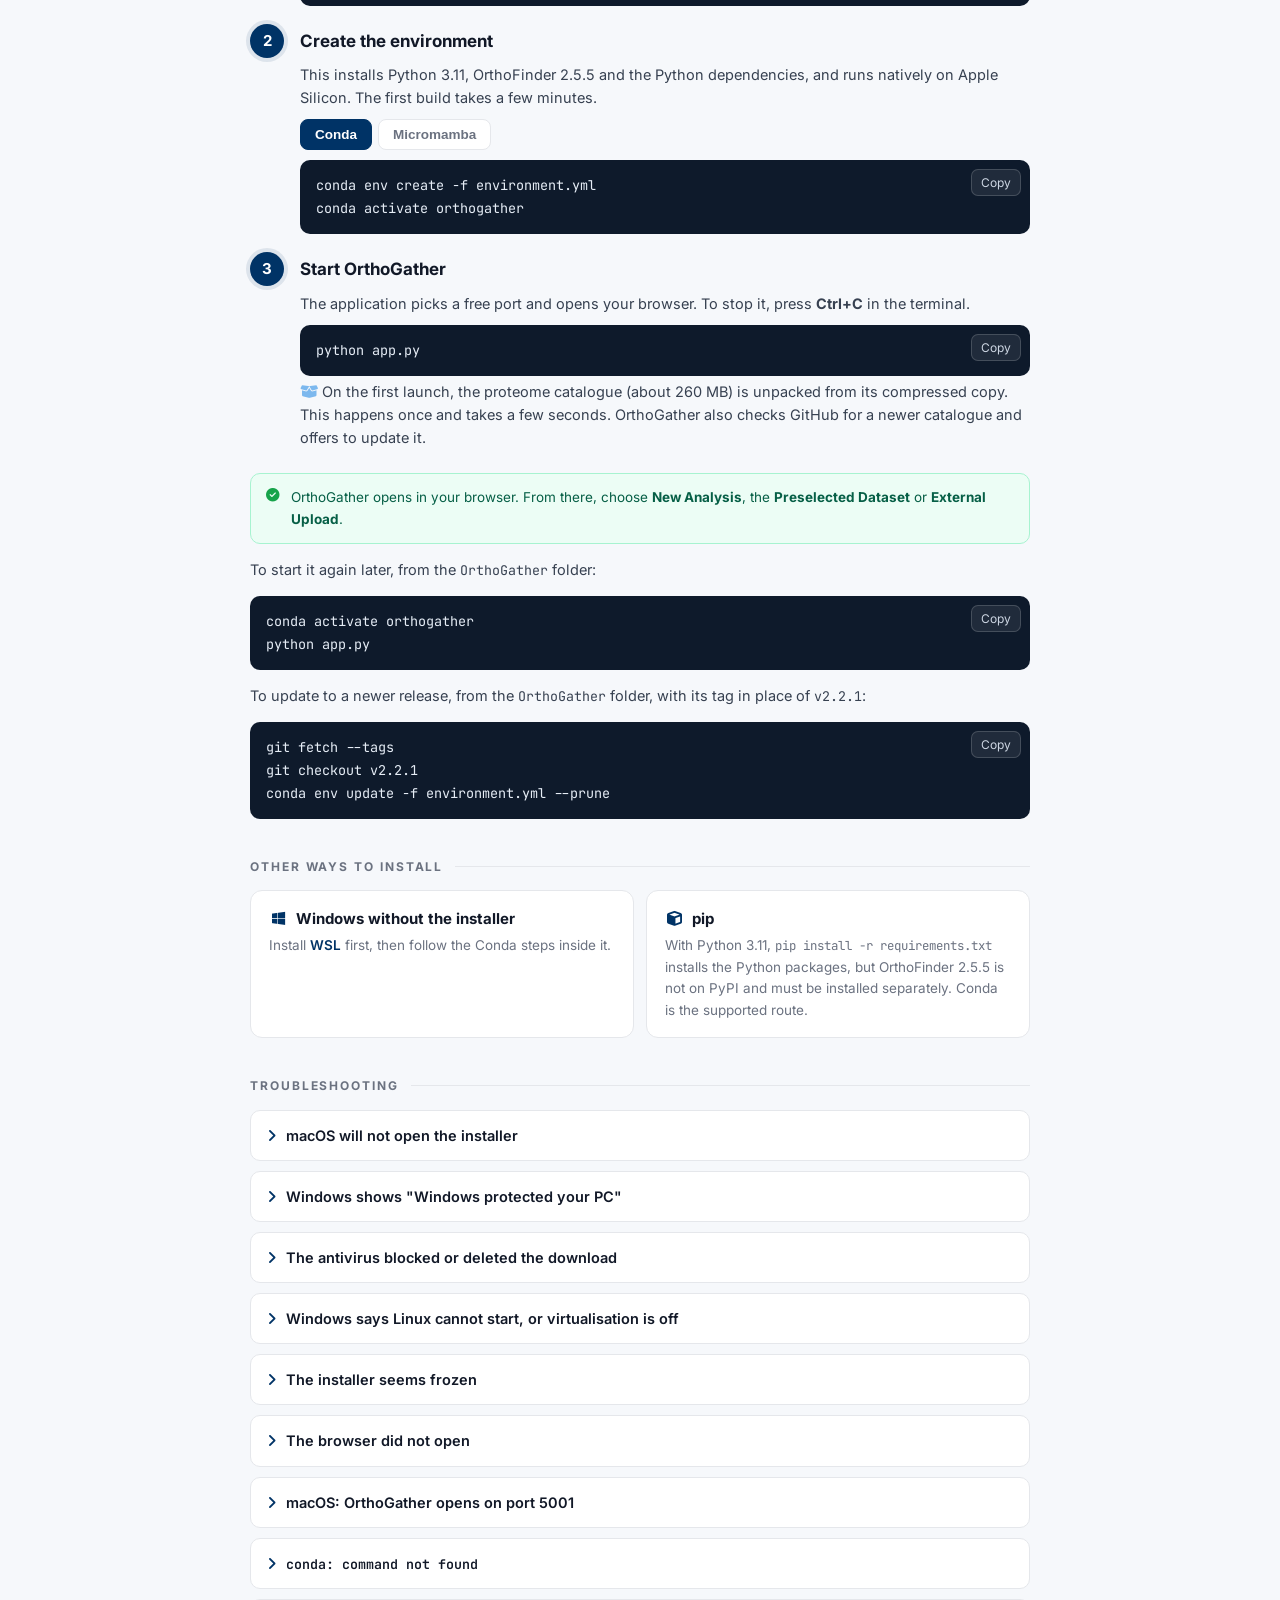
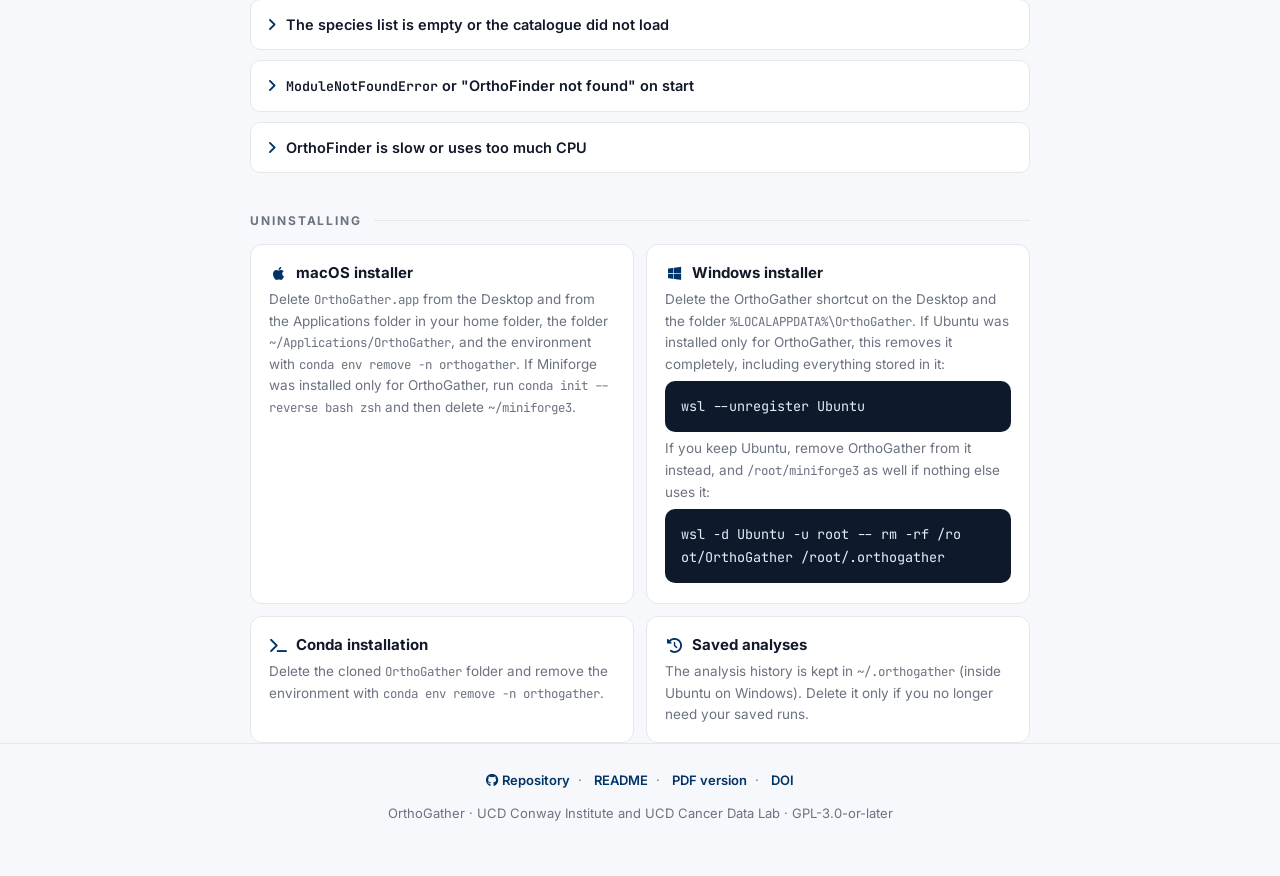
<file: docs/INSTALL.html>
<!doctype html>
<html lang="en">
<head>
<meta charset="utf-8" />
<meta name="viewport" content="width=device-width, initial-scale=1" />
<title>Install OrthoGather</title>
<link rel="preconnect" href="https://fonts.googleapis.com" />
<link rel="preconnect" href="https://fonts.gstatic.com" crossorigin />
<link rel="stylesheet" href="https://fonts.googleapis.com/css2?family=Inter:wght@400;500;600;700;800&family=Fraunces:opsz,wght@9..144,600;9..144,700&family=JetBrains+Mono:wght@400;500&display=swap" />
<link rel="stylesheet" href="https://cdnjs.cloudflare.com/ajax/libs/font-awesome/6.5.1/css/all.min.css" />
<style>
  :root{
    --navy:#003366; --navy-2:#0e1a2b; --accent:#7cb8ee;
    --bg:#f6f8fb; --surface:#ffffff; --border:#e5e7eb;
    --text:#111827; --muted:#6b7280; --code-bg:#0e1a2b; --code-fg:#e6edf6;
    --ok:#16a34a; --warn:#b45309; --warn-bg:#fffbeb; --warn-bd:#fde68a;
  }
  *,*::before,*::after{box-sizing:border-box}
  html,body{margin:0;padding:0}
  body{font-family:'Inter',system-ui,sans-serif;background:var(--bg);color:var(--text);line-height:1.6;-webkit-font-smoothing:antialiased}
  a{color:var(--navy)}
  code{font-family:'JetBrains Mono',ui-monospace,monospace;font-size:.92em}
  .wrap{max-width:820px;margin:0 auto;padding:0 20px}

  /* Hero */
  header.hero{background:linear-gradient(160deg,#04284f 0%,var(--navy-2) 100%);color:#fff;padding:54px 0 46px;text-align:center}
  .mark{width:54px;height:54px;margin:0 auto 14px;display:flex;align-items:center;justify-content:center;border-radius:14px;background:rgba(124,184,238,.14);border:1px solid rgba(124,184,238,.35);font-size:24px;color:var(--accent)}
  .hero h1{font-family:'Fraunces',Georgia,serif;font-weight:700;font-size:clamp(28px,4vw,40px);margin:0 0 8px;letter-spacing:-.01em}
  .hero h1 .accent{color:var(--accent)}
  .hero p{color:#cdd6e3;max-width:600px;margin:0 auto;font-size:15px}
  .badges{margin-top:18px;display:flex;gap:8px;justify-content:center;flex-wrap:wrap}
  .badge{font-size:12px;font-weight:600;color:#cdd6e3;background:rgba(255,255,255,.06);border:1px solid rgba(255,255,255,.14);padding:5px 11px;border-radius:999px}
  .badge i{color:var(--accent);margin-right:6px}

  /* Sections */
  main{padding:40px 0 60px}
  .section-title{font-size:12px;font-weight:700;letter-spacing:.16em;text-transform:uppercase;color:var(--muted);margin:38px 0 14px;display:flex;align-items:center;gap:12px}
  .section-title::after{content:"";flex:1;height:1px;background:var(--border)}
  .lead{font-size:14.5px;color:#374151;margin-top:0}

  /* Cards */
  .prereqs{display:grid;grid-template-columns:1fr 1fr;gap:12px}
  @media(max-width:620px){.prereqs{grid-template-columns:1fr}}
  .card{background:var(--surface);border:1px solid var(--border);border-radius:12px;padding:16px 18px}
  .card h3{margin:0 0 4px;font-size:15px;display:flex;align-items:center;gap:9px}
  .card h3 i{color:var(--navy);width:18px;text-align:center}
  .card p{margin:0;font-size:13.5px;color:var(--muted)}
  .card a{font-weight:600;text-decoration:none}
  .card a:hover{text-decoration:underline}

  /* Download buttons */
  .dl{display:inline-flex;align-items:center;gap:8px;background:var(--navy);color:#fff;text-decoration:none;font-weight:600;font-size:14px;padding:9px 16px;border-radius:9px;margin:2px 0 14px}
  .dl:hover{background:#04284f}

  /* Steps */
  .step{display:flex;gap:16px;margin:0 0 14px}
  .step-num{flex:0 0 34px;height:34px;border-radius:50%;background:var(--navy);color:#fff;display:flex;align-items:center;justify-content:center;font-weight:700;font-size:15px;box-shadow:0 0 0 4px rgba(0,51,102,.10)}
  .step-body{flex:1;min-width:0}
  .step-body h3{margin:4px 0 8px;font-size:17px}
  .step-body p{margin:0 0 10px;font-size:14.5px;color:#374151}
  .note{font-size:13px;color:var(--muted);margin:8px 0 0}
  .note i{color:var(--accent)}

  /* Code block + copy */
  .code{position:relative;background:var(--code-bg);border-radius:10px;margin:0 0 4px;overflow:hidden}
  .code pre{margin:0;padding:14px 50px 14px 16px;overflow-x:auto;color:var(--code-fg);font-family:'JetBrains Mono',ui-monospace,monospace;font-size:13.5px;line-height:1.7;white-space:pre-wrap;word-break:break-all}
  .copy{position:absolute;top:9px;right:9px;background:rgba(255,255,255,.08);border:1px solid rgba(255,255,255,.16);color:#cdd6e3;border-radius:7px;padding:5px 9px;font-size:12px;cursor:pointer;font-family:'Inter',sans-serif;transition:background .12s}
  .copy:hover{background:rgba(124,184,238,.22);color:#fff}
  .copy.done{background:rgba(22,163,74,.28);border-color:rgba(22,163,74,.5);color:#dcfce7}

  /* Tabs */
  .tabs{display:flex;gap:6px;margin:0 0 10px}
  .tab{border:1px solid var(--border);background:var(--surface);color:var(--muted);padding:7px 14px;border-radius:8px;font-size:13.5px;font-weight:600;cursor:pointer}
  .tab.active{background:var(--navy);color:#fff;border-color:var(--navy)}
  .tabpane{display:none}
  .tabpane.active{display:block}

  /* Callouts */
  .callout{display:flex;gap:11px;background:var(--warn-bg);border:1px solid var(--warn-bd);border-radius:10px;padding:13px 15px;font-size:13.5px;color:#7c5310;margin:6px 0 14px}
  .callout i{color:var(--warn);margin-top:2px}
  .success{background:#ecfdf5;border-color:#a7f3d0;color:#065f46}
  .success i{color:var(--ok)}
  .info{background:#eff6ff;border-color:#bfdbfe;color:#1e3a5f}
  .info i{color:var(--navy)}

  /* Troubleshooting */
  details{background:var(--surface);border:1px solid var(--border);border-radius:10px;padding:0 16px;margin:0 0 10px}
  summary{cursor:pointer;font-weight:600;padding:13px 0;list-style:none;font-size:14.5px}
  summary::-webkit-details-marker{display:none}
  summary::before{content:"\f105";font-family:"Font Awesome 6 Free";font-weight:900;color:var(--navy);margin-right:10px;display:inline-block;transition:transform .15s}
  details[open] summary::before{transform:rotate(90deg)}
  details .det-body{padding:0 0 14px;font-size:13.5px;color:#374151}
  details .det-body p{margin:0 0 8px}

  footer{border-top:1px solid var(--border);padding:26px 0 40px;text-align:center;color:var(--muted);font-size:13px}
  footer a{font-weight:600;text-decoration:none;margin:0 8px}
  footer a:hover{text-decoration:underline}

  @media print{
    body{background:#fff}
    .copy,.tabs{display:none}
    .tabpane{display:block}
    .tabpane::before{content:attr(data-label);display:block;font-size:12px;font-weight:700;color:var(--muted);margin:6px 0 4px}
    .step,.card,details,.callout{break-inside:avoid}
  }
</style>
</head>
<body>

<header class="hero">
  <div class="wrap">
    <div class="mark"><i class="fa-solid fa-dna"></i></div>
    <h1>Install <span class="accent">OrthoGather</span></h1>
    <p>OrthoGather runs on your own computer and opens in your web browser. This guide covers the installers for macOS and Windows, which need no typed commands, and the Conda route for macOS, Linux and WSL.</p>
    <div class="badges">
      <span class="badge"><i class="fa-solid fa-tag"></i>Version 2.2.1</span>
      <span class="badge"><i class="fa-brands fa-python"></i>Python 3.11</span>
      <span class="badge"><i class="fa-solid fa-dna"></i>OrthoFinder 2.5.5</span>
      <span class="badge"><i class="fa-solid fa-laptop"></i>macOS · Windows · Linux</span>
    </div>
  </div>
</header>

<main class="wrap">

  <!-- REQUIREMENTS -->
  <div class="section-title">Before you start</div>
  <div class="prereqs">
    <div class="card">
      <h3><i class="fa-solid fa-hard-drive"></i> Disk space</h3>
      <p>About 3 GB on macOS and 5 GB on Windows, where a small Linux system (WSL) is added. The first installation downloads 1–2 GB.</p>
    </div>
    <div class="card">
      <h3><i class="fa-solid fa-memory"></i> Memory</h3>
      <p>8 GB of RAM or more. OrthoFinder is the step that uses most memory and time.</p>
    </div>
    <div class="card">
      <h3><i class="fa-solid fa-desktop"></i> System</h3>
      <p>macOS on Apple Silicon or Intel; Windows 10 version 2004 or later, or Windows 11, with administrator rights; Linux through Conda.</p>
    </div>
    <div class="card">
      <h3><i class="fa-solid fa-wifi"></i> Internet connection</h3>
      <p>To install, to download proteomes and GO annotation files, and to load the plotting libraries. The analyses themselves run on your computer.</p>
    </div>
  </div>

  <!-- MACOS INSTALLER -->
  <div class="section-title">Installer for macOS</div>
  <a class="dl" href="https://github.com/CarlosVivasR/OrthoGather/releases/latest/download/Install-OrthoGather-Mac.zip"><i class="fa-solid fa-download"></i> Download Install-OrthoGather-Mac.zip</a>

  <div class="step">
    <div class="step-num">1</div>
    <div class="step-body">
      <h3>Unzip</h3>
      <p>Double-click the downloaded <code>Install-OrthoGather-Mac.zip</code> (usually in your Downloads folder). You get a file called <code>Install OrthoGather.command</code>.</p>
    </div>
  </div>

  <div class="step">
    <div class="step-num">2</div>
    <div class="step-body">
      <h3>Open it and allow it once</h3>
      <p>Double-click <code>Install OrthoGather.command</code>. Because the installer is not signed, macOS warns that it cannot verify the file. Close the warning, open <strong>System Settings &gt; Privacy &amp; Security</strong>, scroll down to the message about <code>Install OrthoGather.command</code> and click <strong>Open Anyway</strong>, confirming if asked. This is needed only once. On older versions of macOS you can instead Control-click the file and choose <strong>Open</strong>.</p>
    </div>
  </div>

  <div class="step">
    <div class="step-num">3</div>
    <div class="step-body">
      <h3>Let it run</h3>
      <p>A Terminal window opens and shows the progress. The installer sets up Miniforge (Conda) if it is not already present, creates an environment with Python 3.11, OrthoFinder 2.5.5 and the other dependencies, and downloads the latest published version of OrthoGather from GitHub. This takes about 5–15 minutes, and the window can look idle for a minute or two at a time. Leave it open until it shows <strong>OrthoGather is installed!</strong> or an error message.</p>
      <p>Along the way you may be asked three things. If Conda is not installed, the installer asks whether to install Miniforge (about 400 MB, in your home folder): press Return to accept. macOS may ask whether Terminal can access your Desktop or other folders: allow it, because the launcher is created there. At the end, the installer offers to start OrthoGather.</p>
    </div>
  </div>

  <div class="step">
    <div class="step-num">4</div>
    <div class="step-body">
      <h3>Start OrthoGather</h3>
      <p>The installer adds an <strong>OrthoGather</strong> app, with the OrthoGather logo, to your Desktop and to the Applications folder in your home folder. Double-click it whenever you want to use OrthoGather; it opens in your web browser, usually at <code>http://127.0.0.1:5000</code>, or at <code>http://127.0.0.1:5001</code> if AirPlay Receiver is using port 5000. Closing the browser tab does not stop OrthoGather: open the same address to return to it.</p>
      <p>On macOS, OrthoGather runs without a window of its own. To stop it, choose <strong>Force Quit</strong> from the Apple menu and select OrthoGather, or restart the computer.</p>
    </div>
  </div>

  <!-- WINDOWS INSTALLER -->
  <div class="section-title">Installer for Windows</div>
  <p class="lead">OrthoFinder has no native Windows build, so the Windows installer sets up the Windows Subsystem for Linux (WSL) with Ubuntu and installs OrthoGather inside it. It needs administrator rights, hardware virtualisation enabled in the BIOS, and one restart.</p>
  <a class="dl" href="https://github.com/CarlosVivasR/OrthoGather/releases/latest/download/Install-OrthoGather-Windows.zip"><i class="fa-solid fa-download"></i> Download Install-OrthoGather-Windows.zip</a>

  <div class="step">
    <div class="step-num">1</div>
    <div class="step-body">
      <h3>Extract the zip</h3>
      <p>Right-click <code>Install-OrthoGather-Windows.zip</code>, choose <strong>Extract All</strong> and open the extracted folder, which contains <code>Install OrthoGather.bat</code>. Do not run the installer from inside the zip preview window, as it can fail.</p>
    </div>
  </div>

  <div class="step">
    <div class="step-num">2</div>
    <div class="step-body">
      <h3>Run it</h3>
      <p>Double-click <code>Install OrthoGather.bat</code>. If a "Windows protected your PC" message appears, click <strong>More info &gt; Run anyway</strong>, then <strong>Yes</strong> on the permission prompt. The warning appears because the installer is not signed.</p>
    </div>
  </div>

  <div class="step">
    <div class="step-num">3</div>
    <div class="step-body">
      <h3>Restart when asked</h3>
      <p>If WSL has to be enabled, the installer asks to restart the computer; save your work and press <strong>Y</strong>. After the restart it should reopen by itself and ask once more for administrator permission: click <strong>Yes</strong> to let it continue. If it has not reopened a minute or two after you log in, run <code>Install OrthoGather.bat</code> again: it resumes where it stopped.</p>
    </div>
  </div>

  <div class="step">
    <div class="step-num">4</div>
    <div class="step-body">
      <h3>Let it run</h3>
      <p>The installer installs Ubuntu and downloads the scientific packages and OrthoGather, which takes about 5–15 minutes. There is no Linux username or password to create. Leave the window open until it shows <strong>OrthoGather is installed!</strong> or an error message. If the window closes unexpectedly, run the installer again.</p>
    </div>
  </div>

  <div class="step">
    <div class="step-num">5</div>
    <div class="step-body">
      <h3>Start OrthoGather</h3>
      <p>Double-click the <strong>OrthoGather</strong> shortcut on the Desktop. A small window opens and, a few seconds later, the app appears in your web browser.</p>
    </div>
  </div>

  <div class="callout info"><i class="fa-solid fa-circle-info"></i><div>You install only once. On Windows, a small OrthoGather window stays open while you work: that is the application running, and closing it stops OrthoGather. To update, on either system, run the installer again; it refreshes the installation and keeps your data.</div></div>

  <!-- VERSION -->
  <div class="section-title">Which version is installed</div>
  <p class="lead">The installers download the latest published version of OrthoGather from GitHub, the one shown in the <a href="https://github.com/CarlosVivasR/OrthoGather/releases/latest">latest release</a>. To install a specific version, for example 2.1.0, the version described in the preprint, use the Conda route below and clone that release:</p>
  <div class="code"><button class="copy">Copy</button><pre>git clone --branch v2.1.0 https://github.com/CarlosVivasR/OrthoGather.git</pre></div>
  <p class="note"><i class="fa-solid fa-circle-info"></i> The version in use is shown in the application's sidebar and in every provenance file it exports. A clone of a release is not on a branch, so to move to another version later, run <code>git fetch --tags</code> and <code>git checkout</code> with its tag (for example <code>v2.2.1</code>), then <code>conda env update -f environment.yml --prune</code>.</p>

  <!-- CONDA -->
  <div class="section-title">Conda: macOS, Linux and WSL</div>
  <p class="lead">For users who prefer the command line, and the supported route on Linux.</p>
  <div class="prereqs">
    <div class="card">
      <h3><i class="fa-solid fa-box-open"></i> Conda or Micromamba</h3>
      <p>The package manager that builds the environment. If you do not have one, install <a href="https://github.com/conda-forge/miniforge" target="_blank" rel="noopener">Miniforge</a>.</p>
    </div>
    <div class="card">
      <h3><i class="fa-solid fa-code-branch"></i> Git</h3>
      <p>To download the code. A plain clone is enough: the proteome catalogue is stored compressed in the repository, so Git LFS is not needed.</p>
    </div>
  </div>

  <div class="step" style="margin-top:16px">
    <div class="step-num">1</div>
    <div class="step-body">
      <h3>Download OrthoGather</h3>
      <div class="code"><button class="copy">Copy</button><pre>git clone --branch v2.2.1 https://github.com/CarlosVivasR/OrthoGather.git
cd OrthoGather</pre></div>
    </div>
  </div>

  <div class="step">
    <div class="step-num">2</div>
    <div class="step-body">
      <h3>Create the environment</h3>
      <p>This installs Python 3.11, OrthoFinder 2.5.5 and the Python dependencies, and runs natively on Apple Silicon. The first build takes a few minutes.</p>
      <div class="tabs">
        <button class="tab active" data-tab="conda">Conda</button>
        <button class="tab" data-tab="mamba">Micromamba</button>
      </div>
      <div class="tabpane active" data-pane="conda" data-label="With Conda">
        <div class="code"><button class="copy">Copy</button><pre>conda env create -f environment.yml
conda activate orthogather</pre></div>
      </div>
      <div class="tabpane" data-pane="mamba" data-label="With Micromamba">
        <div class="code"><button class="copy">Copy</button><pre>micromamba env create -f environment.yml
micromamba activate orthogather</pre></div>
      </div>
    </div>
  </div>

  <div class="step">
    <div class="step-num">3</div>
    <div class="step-body">
      <h3>Start OrthoGather</h3>
      <p>The application picks a free port and opens your browser. To stop it, press <strong>Ctrl+C</strong> in the terminal.</p>
      <div class="code"><button class="copy">Copy</button><pre>python app.py</pre></div>
      <p class="note"><i class="fa-solid fa-box-open"></i> On the first launch, the proteome catalogue (about 260 MB) is unpacked from its compressed copy. This happens once and takes a few seconds. OrthoGather also checks GitHub for a newer catalogue and offers to update it.</p>
    </div>
  </div>

  <div class="callout success"><i class="fa-solid fa-circle-check"></i><div>OrthoGather opens in your browser. From there, choose <strong>New Analysis</strong>, the <strong>Preselected Dataset</strong> or <strong>External Upload</strong>.</div></div>

  <p class="lead">To start it again later, from the <code>OrthoGather</code> folder:</p>
  <div class="code"><button class="copy">Copy</button><pre>conda activate orthogather
python app.py</pre></div>

  <p class="lead" style="margin-top:14px">To update to a newer release, from the <code>OrthoGather</code> folder, with its tag in place of <code>v2.2.1</code>:</p>
  <div class="code"><button class="copy">Copy</button><pre>git fetch --tags
git checkout v2.2.1
conda env update -f environment.yml --prune</pre></div>

  <!-- OTHER OPTIONS -->
  <div class="section-title">Other ways to install</div>
  <div class="prereqs">
    <div class="card">
      <h3><i class="fa-brands fa-windows"></i> Windows without the installer</h3>
      <p>Install <a href="https://learn.microsoft.com/windows/wsl/install" target="_blank" rel="noopener">WSL</a> first, then follow the Conda steps inside it.</p>
    </div>
    <div class="card">
      <h3><i class="fa-solid fa-cube"></i> pip</h3>
      <p>With Python 3.11, <code>pip install -r requirements.txt</code> installs the Python packages, but OrthoFinder 2.5.5 is not on PyPI and must be installed separately. Conda is the supported route.</p>
    </div>
  </div>

  <!-- TROUBLESHOOTING -->
  <div class="section-title">Troubleshooting</div>

  <details>
    <summary>macOS will not open the installer</summary>
    <div class="det-body">
      <p>Open <strong>System Settings &gt; Privacy &amp; Security</strong>, scroll down to the message about the file and click <strong>Open Anyway</strong>. On older versions of macOS, Control-click the file and choose <strong>Open</strong>.</p>
      <p>If both are blocked, open Terminal and run the line below, changing the path if the file is not in Downloads:</p>
      <div class="code"><button class="copy">Copy</button><pre>xattr -dr com.apple.quarantine ~/Downloads/"Install OrthoGather.command"
chmod +x ~/Downloads/"Install OrthoGather.command"</pre></div>
    </div>
  </details>

  <details>
    <summary>Windows shows "Windows protected your PC"</summary>
    <div class="det-body"><p>Click <strong>More info</strong>, then <strong>Run anyway</strong>. The message appears because the installer is not code-signed.</p></div>
  </details>

  <details>
    <summary>The antivirus blocked or deleted the download</summary>
    <div class="det-body"><p>Some managed or work computers block downloads of program files, which is why the installers are distributed as .zip files. If the download is still blocked, or the file disappears after downloading, it is your organisation's security policy: ask your IT support to allow it, or <a href="https://github.com/CarlosVivasR/OrthoGather/issues" target="_blank" rel="noopener">open an issue</a> on GitHub.</p></div>
  </details>

  <details>
    <summary>Windows says Linux cannot start, or virtualisation is off</summary>
    <div class="det-body">
      <p>WSL needs hardware virtualisation switched on in the computer's BIOS/UEFI, and this is the one step an installer cannot do for you. Restart the computer, open the BIOS (usually by pressing F2, F10, Del or Esc as it starts), find the setting called Virtualization Technology, Intel VT-x, AMD-V or SVM, set it to Enabled, save and exit, then run the installer again.</p>
      <p>The installer keeps a log at <code>%LOCALAPPDATA%\OrthoGather\install-log.txt</code>; attach it if you report a problem.</p>
    </div>
  </details>

  <details>
    <summary>The installer seems frozen</summary>
    <div class="det-body"><p>The first installation downloads large scientific packages and can stay quiet for a minute or two at a time. Wait until it shows <strong>OrthoGather is installed!</strong> or an error message. Closing the window is the only thing that cancels it.</p></div>
  </details>

  <details>
    <summary>The browser did not open</summary>
    <div class="det-body"><p>Open <code>http://localhost:5000</code> in your browser. If port 5000 was busy, OrthoGather uses the next free port (5001, 5002 and so on). On Windows, the small OrthoGather window shows the address; keep that window open while you use OrthoGather.</p></div>
  </details>

  <details>
    <summary>macOS: OrthoGather opens on port 5001</summary>
    <div class="det-body"><p>AirPlay Receiver, which is on by default in recent versions of macOS, uses port 5000, so OrthoGather runs on the next free port, usually <code>http://127.0.0.1:5001</code>. This does not affect the analyses. To keep port 5000 for OrthoGather, turn off AirPlay Receiver in <strong>System Settings &gt; General &gt; AirDrop &amp; Handoff</strong>.</p></div>
  </details>

  <details>
    <summary><code>conda: command not found</code></summary>
    <div class="det-body"><p>Conda is not installed, or your terminal has not loaded it. Install <a href="https://github.com/conda-forge/miniforge" target="_blank" rel="noopener">Miniforge</a>, close and reopen the terminal, and try again.</p></div>
  </details>

  <details>
    <summary>The species list is empty or the catalogue did not load</summary>
    <div class="det-body">
      <p>The catalogue is unpacked from its compressed copy on first launch, so this is rare. If it happens, stop OrthoGather, delete the half-written file with the command for your installation, and start OrthoGather again as usual; it unpacks the catalogue again from <code>proteomes_list.json.gz</code>.</p>
      <p><strong>Conda installation</strong> (from the OrthoGather folder):</p>
      <div class="code"><button class="copy">Copy</button><pre>rm -f static/Proteomes_json/proteomes_list.json</pre></div>
      <p style="margin-top:8px"><strong>macOS installer</strong> (in Terminal):</p>
      <div class="code"><button class="copy">Copy</button><pre>rm -f ~/Applications/OrthoGather/static/Proteomes_json/proteomes_list.json</pre></div>
      <p style="margin-top:8px"><strong>Windows installer</strong> (in Command Prompt):</p>
      <div class="code"><button class="copy">Copy</button><pre>wsl -d Ubuntu -u root -- rm -f /root/OrthoGather/static/Proteomes_json/proteomes_list.json</pre></div>
      <p style="margin-top:8px">If that does not help, open the catalogue menu on the species page and click <strong>Check for updates</strong> to download a fresh copy from GitHub.</p>
    </div>
  </details>

  <details>
    <summary><code>ModuleNotFoundError</code> or "OrthoFinder not found" on start</summary>
    <div class="det-body"><p>The environment is not active, or it did not finish building. Run <code>conda activate orthogather</code> (the prompt should then show <code>(orthogather)</code>); if the error remains, run <code>conda env update -f environment.yml --prune</code> from the OrthoGather folder and start OrthoGather again.</p></div>
  </details>

  <details>
    <summary>OrthoFinder is slow or uses too much CPU</summary>
    <div class="det-body">
      <p>OrthoGather uses all logical CPUs for the sequence search. To leave some free for other work, start it from the OrthoGather folder of a Conda installation with lower thread counts:</p>
      <div class="code"><button class="copy">Copy</button><pre>ORTHOGATHER_OF_THREADS=6 ORTHOGATHER_OF_ANALYSIS_THREADS=1 python app.py</pre></div>
    </div>
  </details>

  <!-- UNINSTALL -->
  <div class="section-title">Uninstalling</div>
  <div class="prereqs">
    <div class="card">
      <h3><i class="fa-brands fa-apple"></i> macOS installer</h3>
      <p>Delete <code>OrthoGather.app</code> from the Desktop and from the Applications folder in your home folder, the folder <code>~/Applications/OrthoGather</code>, and the environment with <code>conda env remove -n orthogather</code>. If Miniforge was installed only for OrthoGather, run <code>conda init --reverse bash zsh</code> and then delete <code>~/miniforge3</code>.</p>
    </div>
    <div class="card">
      <h3><i class="fa-brands fa-windows"></i> Windows installer</h3>
      <p>Delete the OrthoGather shortcut on the Desktop and the folder <code>%LOCALAPPDATA%\OrthoGather</code>. If Ubuntu was installed only for OrthoGather, this removes it completely, including everything stored in it:</p>
      <div class="code" style="margin-top:6px"><pre>wsl --unregister Ubuntu</pre></div>
      <p style="margin-top:6px">If you keep Ubuntu, remove OrthoGather from it instead, and <code>/root/miniforge3</code> as well if nothing else uses it:</p>
      <div class="code" style="margin-top:6px"><pre>wsl -d Ubuntu -u root -- rm -rf /root/OrthoGather /root/.orthogather</pre></div>
    </div>
    <div class="card">
      <h3><i class="fa-solid fa-terminal"></i> Conda installation</h3>
      <p>Delete the cloned <code>OrthoGather</code> folder and remove the environment with <code>conda env remove -n orthogather</code>.</p>
    </div>
    <div class="card">
      <h3><i class="fa-solid fa-clock-rotate-left"></i> Saved analyses</h3>
      <p>The analysis history is kept in <code>~/.orthogather</code> (inside Ubuntu on Windows). Delete it only if you no longer need your saved runs.</p>
    </div>
  </div>

</main>

<footer>
  <div class="wrap">
    <a href="https://github.com/CarlosVivasR/OrthoGather" target="_blank" rel="noopener"><i class="fa-brands fa-github"></i> Repository</a>·
    <a href="https://github.com/CarlosVivasR/OrthoGather#readme" target="_blank" rel="noopener">README</a>·
    <a href="https://github.com/CarlosVivasR/OrthoGather/blob/main/docs/Installation_guide.pdf" target="_blank" rel="noopener">PDF version</a>·
    <a href="https://doi.org/10.5281/zenodo.18510910" target="_blank" rel="noopener">DOI</a>
    <p style="margin-top:12px">OrthoGather · UCD Conway Institute and UCD Cancer Data Lab · GPL-3.0-or-later</p>
  </div>
</footer>

<script>
  // Copy buttons
  document.querySelectorAll('.copy').forEach(btn=>{
    btn.addEventListener('click',()=>{
      const pre=btn.parentElement.querySelector('pre');
      navigator.clipboard.writeText(pre.innerText).then(()=>{
        const old=btn.textContent;btn.textContent='Copied!';btn.classList.add('done');
        setTimeout(()=>{btn.textContent=old;btn.classList.remove('done');},1400);
      });
    });
  });
  // Tabs: each tab group switches the .tabpane siblings that follow it
  document.querySelectorAll('.tabs').forEach(group=>{
    const tabs=group.querySelectorAll('.tab');
    let panes=[];let el=group.nextElementSibling;
    while(el && !el.classList.contains('tabs') && !el.classList.contains('section-title')){
      if(el.classList.contains('tabpane'))panes.push(el);
      el=el.nextElementSibling;
    }
    tabs.forEach(tab=>{
      tab.addEventListener('click',()=>{
        tabs.forEach(t=>t.classList.remove('active'));
        tab.classList.add('active');
        panes.forEach(p=>p.classList.toggle('active',p.dataset.pane===tab.dataset.tab));
      });
    });
  });
</script>
</body>
</html>
</file>
